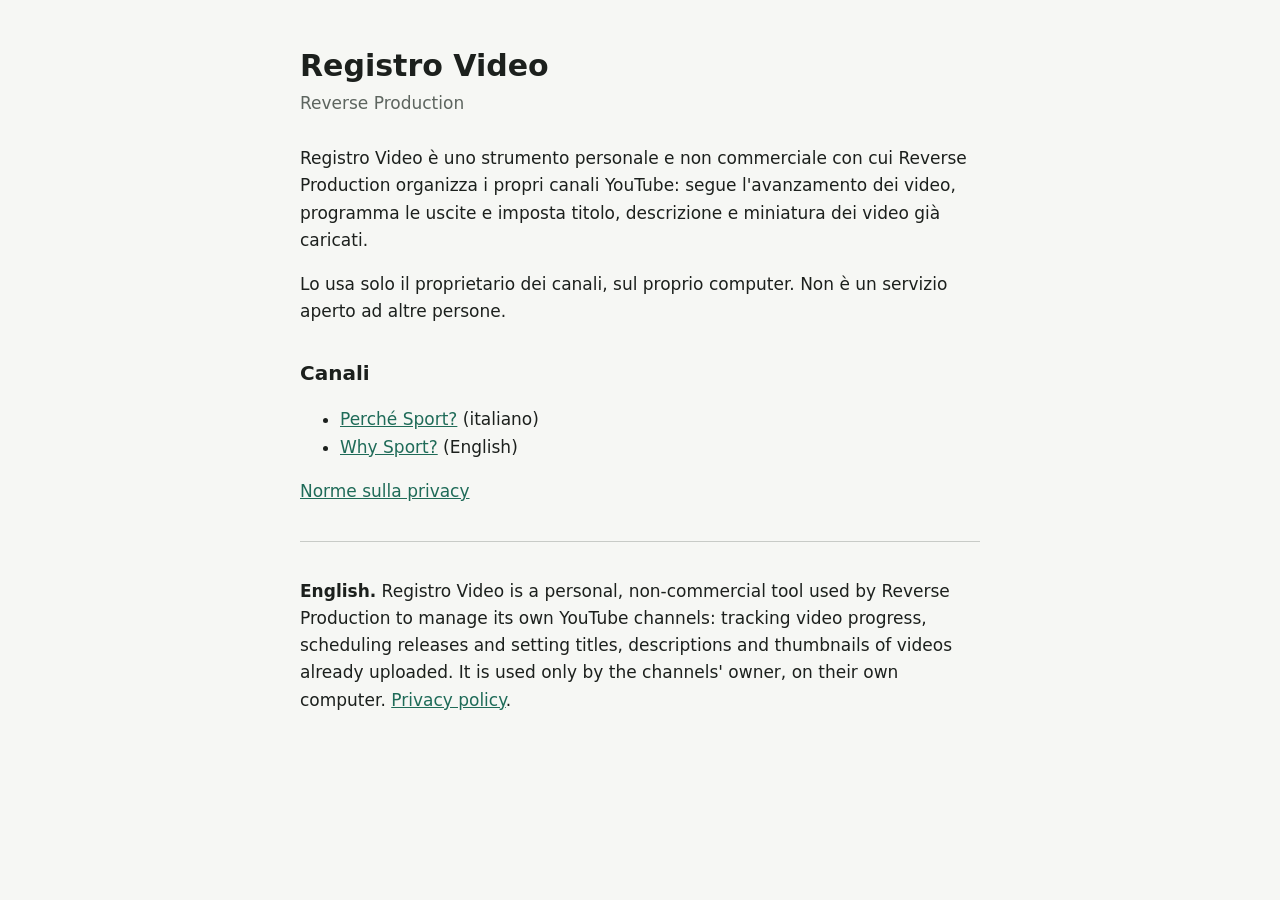
<file: index.html>
<!doctype html>
<html lang="it">
<head>
<meta charset="utf-8">
<meta name="viewport" content="width=device-width, initial-scale=1">
<title>Registro Video</title>
<link rel="stylesheet" href="stile.css">
</head>
<body>
<main>
<h1>Registro Video</h1>
<p class="sotto">Reverse Production</p>
<p>Registro Video è uno strumento personale e non commerciale con cui Reverse Production organizza i propri canali YouTube: segue l'avanzamento dei video, programma le uscite e imposta titolo, descrizione e miniatura dei video già caricati.</p>
<p>Lo usa solo il proprietario dei canali, sul proprio computer. Non è un servizio aperto ad altre persone.</p>
<h2>Canali</h2>
<ul>
<li><a href="https://www.youtube.com/channel/UCjgsngtmtmTGSTrqel4EvWg">Perché Sport?</a> (italiano)</li>
<li><a href="https://www.youtube.com/channel/UC9GPx8bJb57Ab3MvhAUp3fw">Why Sport?</a> (English)</li>
</ul>
<p><a href="privacy.html">Norme sulla privacy</a></p>
<hr>
<p lang="en"><strong>English.</strong> Registro Video is a personal, non-commercial tool used by Reverse Production to manage its own YouTube channels: tracking video progress, scheduling releases and setting titles, descriptions and thumbnails of videos already uploaded. It is used only by the channels' owner, on their own computer. <a href="privacy.html#en">Privacy policy</a>.</p>
</main>
</body>
</html>
</file>
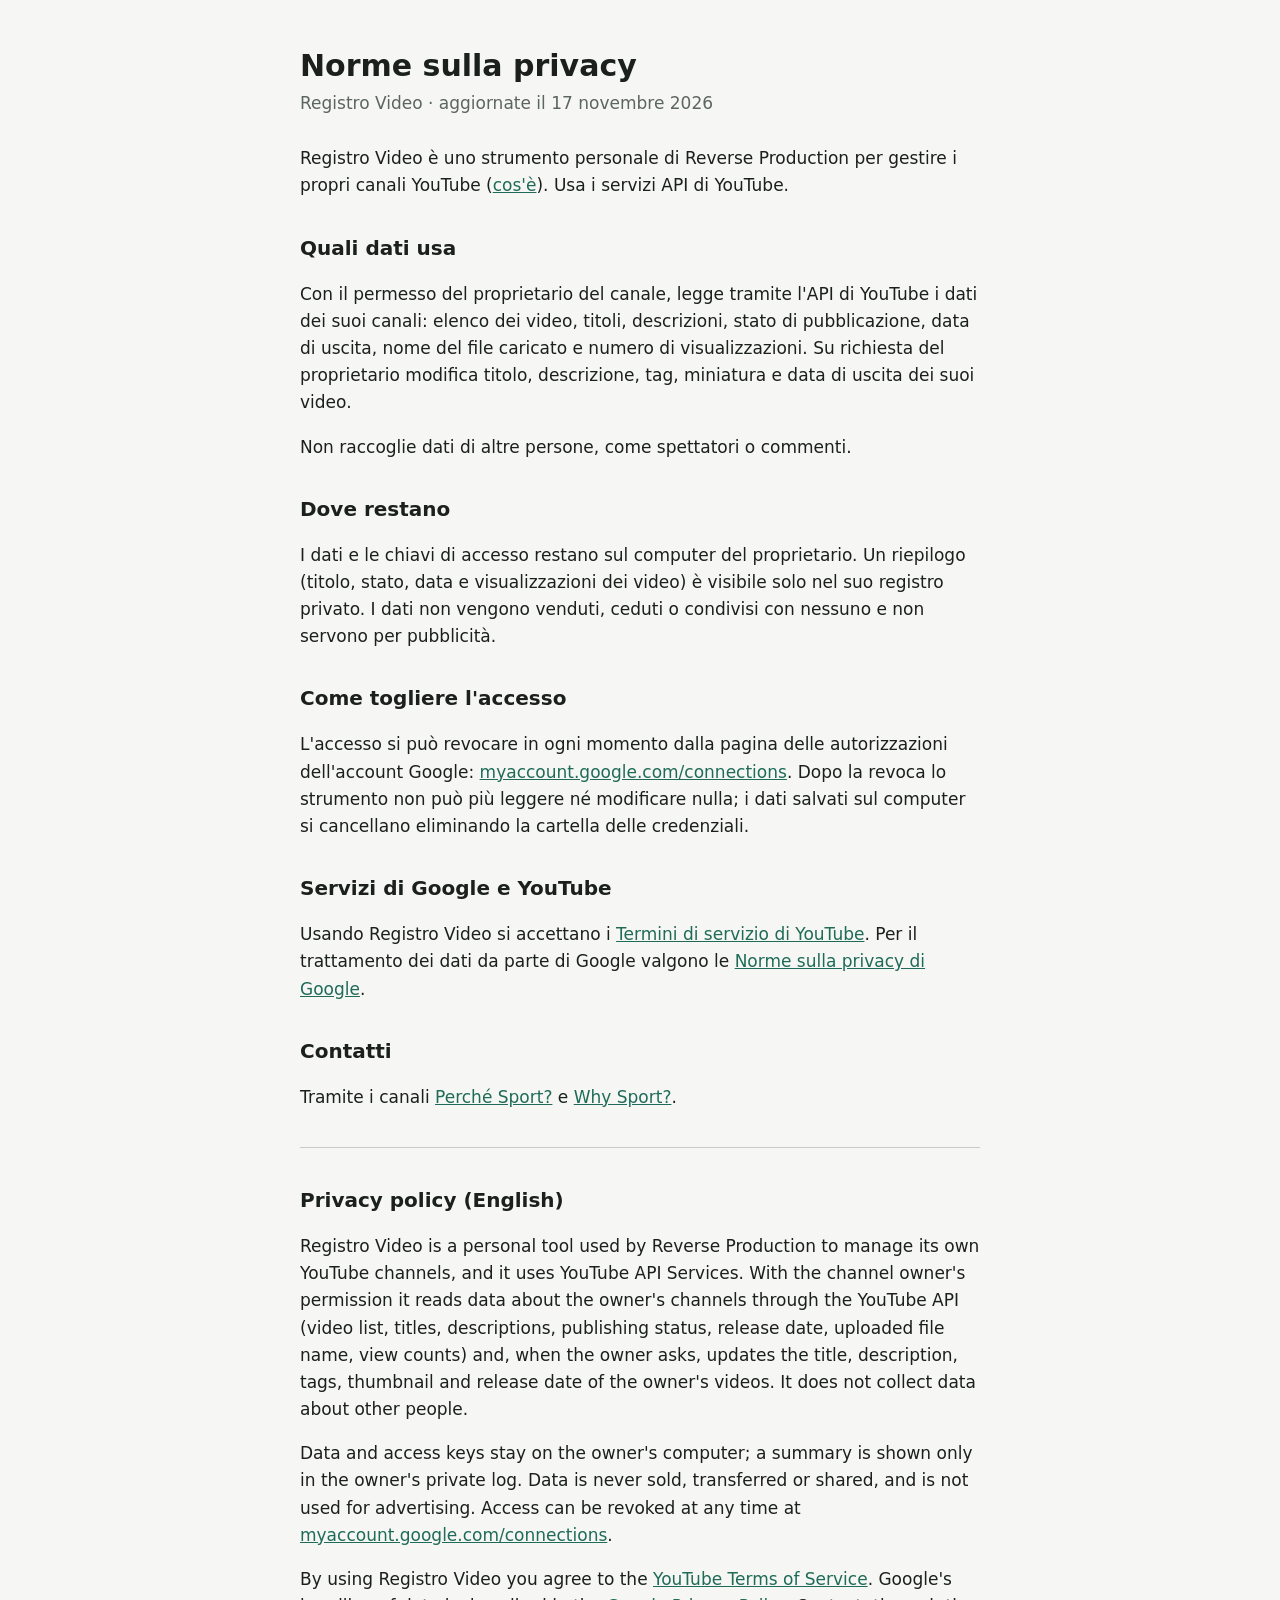
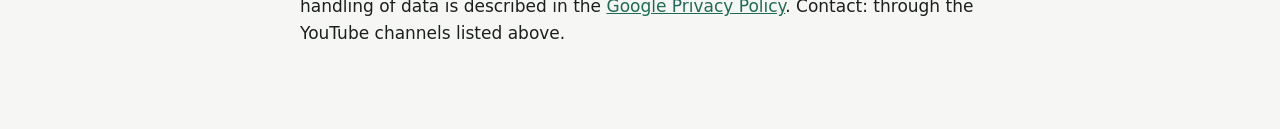
<file: privacy.html>
<!doctype html>
<html lang="it">
<head>
<meta charset="utf-8">
<meta name="viewport" content="width=device-width, initial-scale=1">
<title>Registro Video · Privacy</title>
<link rel="stylesheet" href="stile.css">
</head>
<body>
<main>
<h1>Norme sulla privacy</h1>
<p class="sotto">Registro Video · aggiornate il 17 novembre 2026</p>
<p>Registro Video è uno strumento personale di Reverse Production per gestire i propri canali YouTube (<a href="index.html">cos'è</a>). Usa i servizi API di YouTube.</p>
<h2>Quali dati usa</h2>
<p>Con il permesso del proprietario del canale, legge tramite l'API di YouTube i dati dei suoi canali: elenco dei video, titoli, descrizioni, stato di pubblicazione, data di uscita, nome del file caricato e numero di visualizzazioni. Su richiesta del proprietario modifica titolo, descrizione, tag, miniatura e data di uscita dei suoi video.</p>
<p>Non raccoglie dati di altre persone, come spettatori o commenti.</p>
<h2>Dove restano</h2>
<p>I dati e le chiavi di accesso restano sul computer del proprietario. Un riepilogo (titolo, stato, data e visualizzazioni dei video) è visibile solo nel suo registro privato. I dati non vengono venduti, ceduti o condivisi con nessuno e non servono per pubblicità.</p>
<h2>Come togliere l'accesso</h2>
<p>L'accesso si può revocare in ogni momento dalla pagina delle autorizzazioni dell'account Google: <a href="https://myaccount.google.com/connections">myaccount.google.com/connections</a>. Dopo la revoca lo strumento non può più leggere né modificare nulla; i dati salvati sul computer si cancellano eliminando la cartella delle credenziali.</p>
<h2>Servizi di Google e YouTube</h2>
<p>Usando Registro Video si accettano i <a href="https://www.youtube.com/t/terms">Termini di servizio di YouTube</a>. Per il trattamento dei dati da parte di Google valgono le <a href="https://policies.google.com/privacy">Norme sulla privacy di Google</a>.</p>
<h2>Contatti</h2>
<p>Tramite i canali <a href="https://www.youtube.com/channel/UCjgsngtmtmTGSTrqel4EvWg">Perché Sport?</a> e <a href="https://www.youtube.com/channel/UC9GPx8bJb57Ab3MvhAUp3fw">Why Sport?</a>.</p>
<hr>
<section id="en" lang="en">
<h2>Privacy policy (English)</h2>
<p>Registro Video is a personal tool used by Reverse Production to manage its own YouTube channels, and it uses YouTube API Services. With the channel owner's permission it reads data about the owner's channels through the YouTube API (video list, titles, descriptions, publishing status, release date, uploaded file name, view counts) and, when the owner asks, updates the title, description, tags, thumbnail and release date of the owner's videos. It does not collect data about other people.</p>
<p>Data and access keys stay on the owner's computer; a summary is shown only in the owner's private log. Data is never sold, transferred or shared, and is not used for advertising. Access can be revoked at any time at <a href="https://myaccount.google.com/connections">myaccount.google.com/connections</a>.</p>
<p>By using Registro Video you agree to the <a href="https://www.youtube.com/t/terms">YouTube Terms of Service</a>. Google's handling of data is described in the <a href="https://policies.google.com/privacy">Google Privacy Policy</a>. Contact: through the YouTube channels listed above.</p>
</section>
</main>
</body>
</html>
</file>
<file: stile.css>
:root { --bg: #f6f7f4; --ink: #1c201d; --muted: #5d655f; --accent: #1f6b58; }
@media (prefers-color-scheme: dark) { :root { --bg: #141715; --ink: #e7ebe6; --muted: #9ba49d; --accent: #5cc2a5; } }
body { margin: 0; background: var(--bg); color: var(--ink); font: 17px/1.6 system-ui, "Segoe UI", sans-serif; }
main { max-width: 680px; margin: 0 auto; padding: 48px 20px 64px; }
h1 { font-size: 30px; line-height: 1.2; margin: 0 0 6px; } h2 { font-size: 20px; margin: 32px 0 8px; }
p, li { color: var(--ink); } .sotto { color: var(--muted); margin: 0 0 28px; }
a { color: var(--accent); } hr { border: 0; border-top: 1px solid var(--muted); opacity: .3; margin: 36px 0; }
</file>
